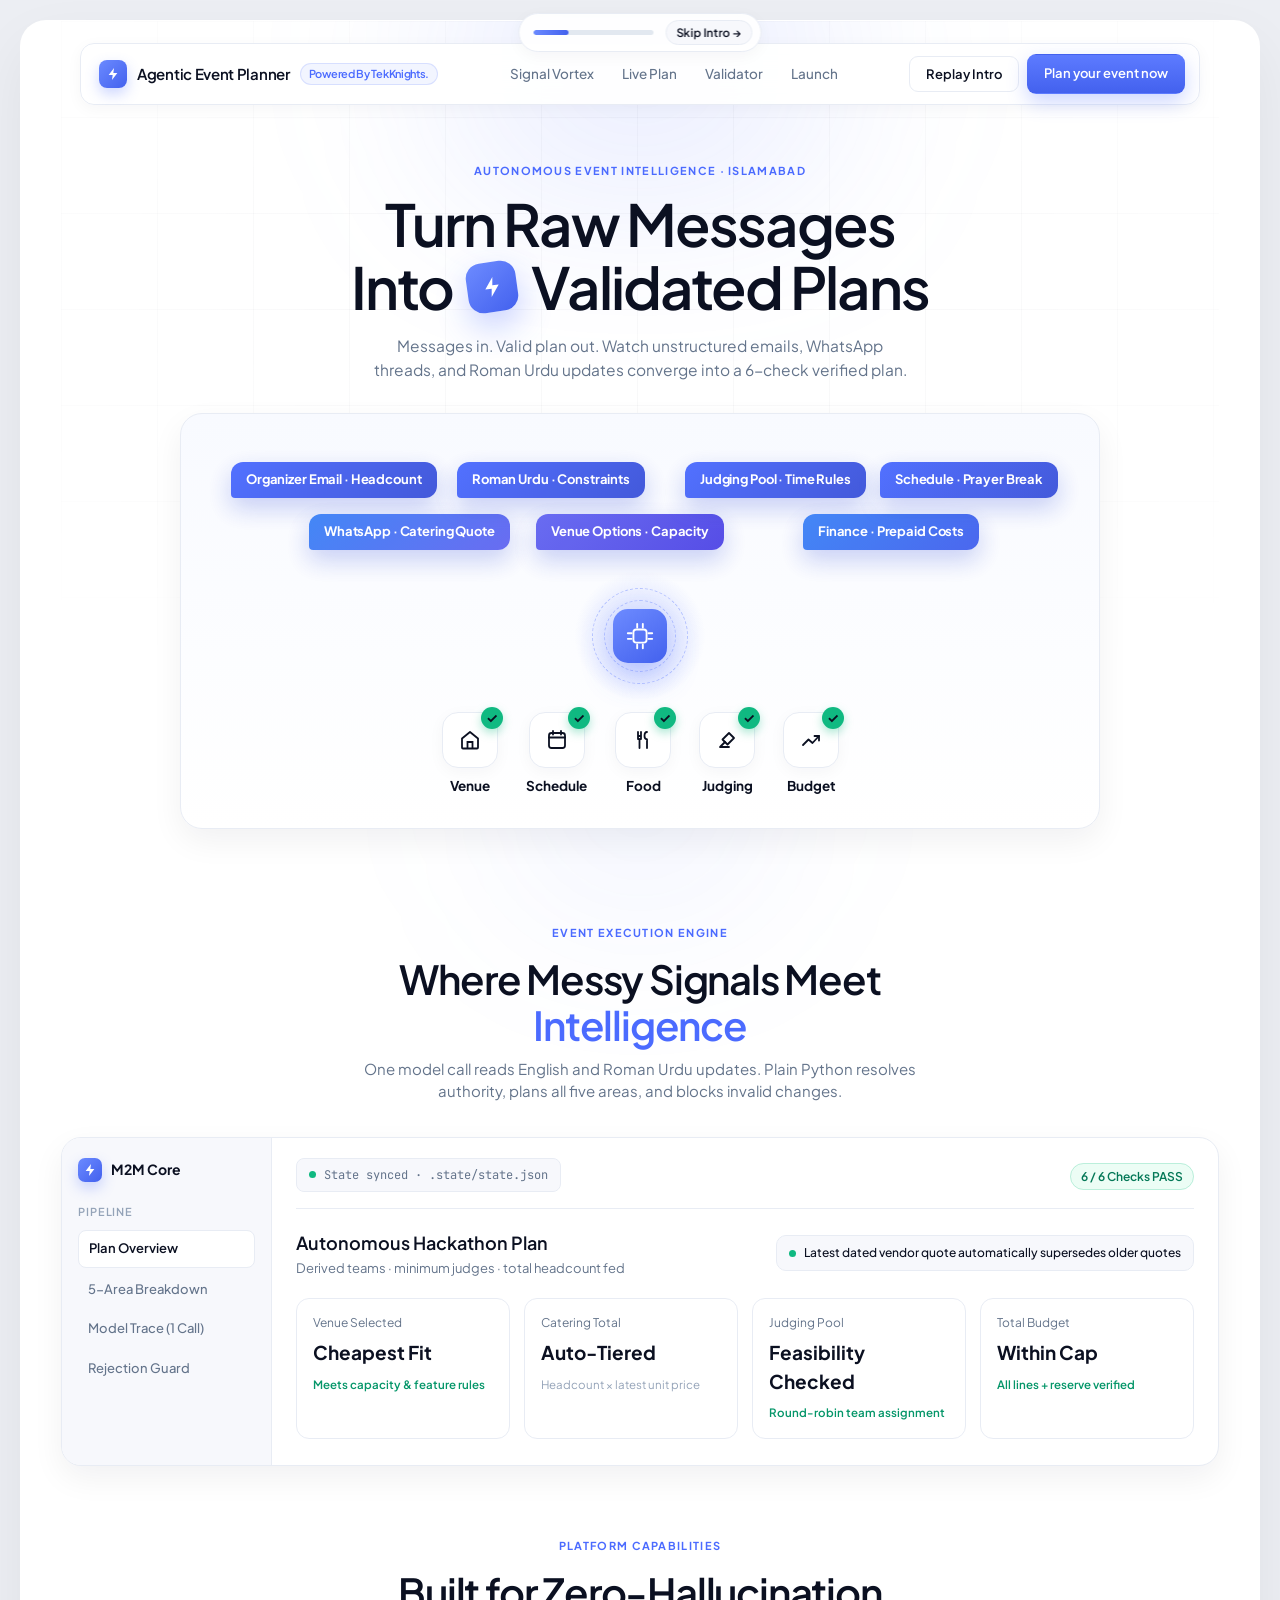
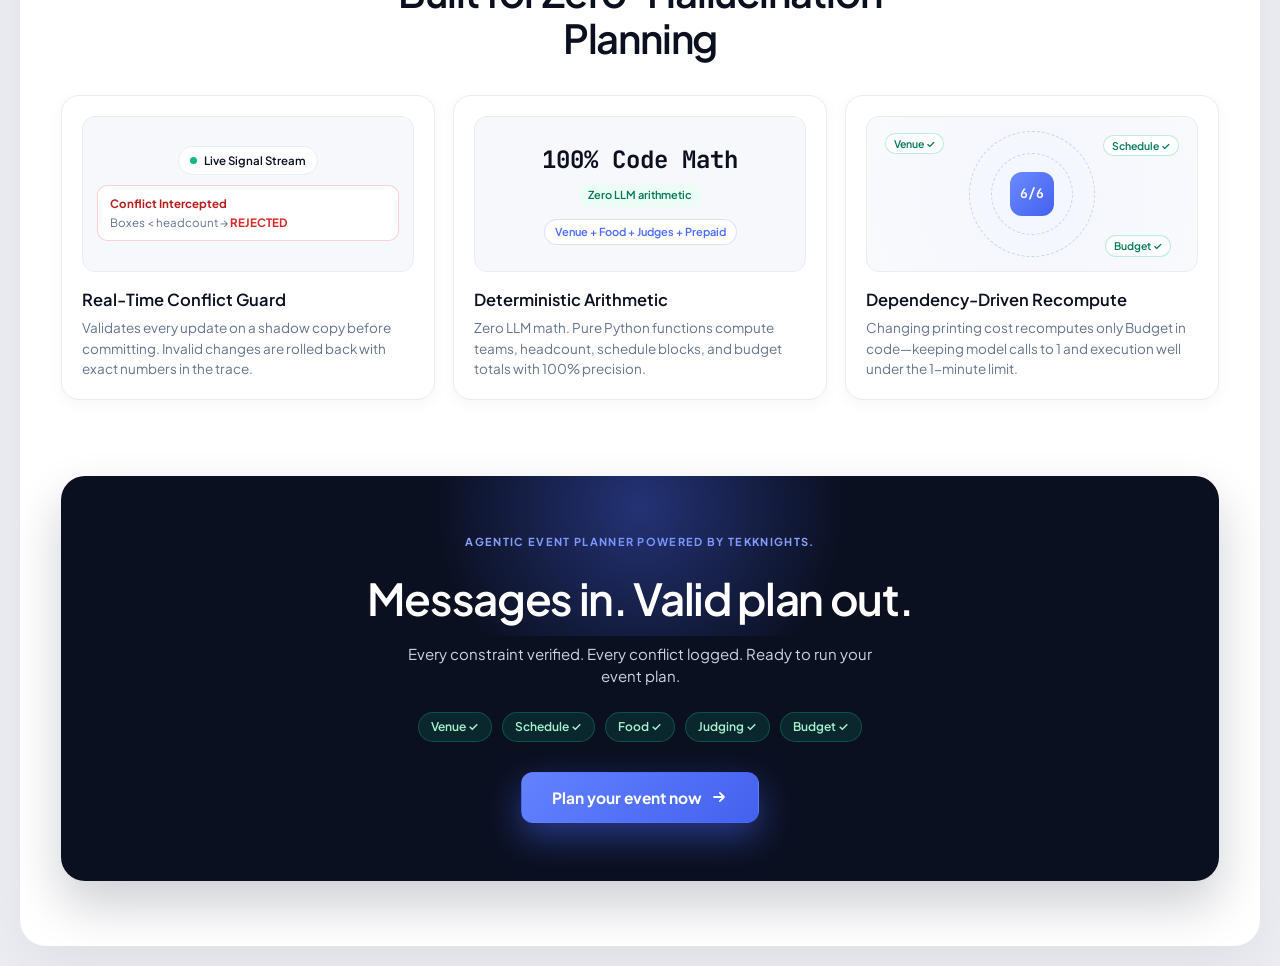
<file: web/intro/index.html>
<!DOCTYPE html>
<html lang="en">
<head>
  <meta charset="UTF-8" />
  <meta name="viewport" content="width=device-width, initial-scale=1.0" />
  <title>Agentic Event Planner Powered By TekKnights.</title>
  <link rel="preconnect" href="https://fonts.googleapis.com" />
  <link rel="preconnect" href="https://fonts.gstatic.com" crossorigin />
  <link
    href="https://fonts.googleapis.com/css2?family=Inter:wght@400;500;600;700&family=JetBrains+Mono:wght@500;600&family=Plus+Jakarta+Sans:wght@500;600;700&display=swap"
    rel="stylesheet"
  />
  <link rel="stylesheet" href="styles.css" />
</head>
<body>
  <!-- Top intro progress bar & skip control -->
  <div class="intro-hud" id="introHud">
    <div class="intro-progress-track">
      <div class="intro-progress-fill" id="introProgressFill"></div>
    </div>
    <button type="button" class="skip-btn" id="skipIntroBtn">Skip Intro →</button>
  </div>

  <div class="page-frame">
    <main class="canvas">
      <div class="ambient-glow ambient-glow--top" aria-hidden="true"></div>
      <div class="ambient-glow ambient-glow--mid" aria-hidden="true"></div>
      <div class="hero-grid-lines" aria-hidden="true"></div>

      <!-- Floating Top Navbar -->
      <header class="navbar intro-step" data-step="1">
        <a href="#hero" class="brand">
          <span class="brand-tile">
            <svg viewBox="0 0 24 24" fill="none" aria-hidden="true">
              <path
                d="M13.5 3L5.5 13.5H11.5L10.5 21L18.5 10.5H12.5L13.5 3Z"
                fill="currentColor"
              />
            </svg>
          </span>
          <span class="brand-name">Agentic Event Planner</span>
          <span class="brand-tag">Powered By TekKnights.</span>
        </a>

        <nav class="nav-links" aria-label="Primary">
          <a href="#hero">Signal Vortex</a>
          <a href="#dashboard">Live Plan</a>
          <a href="#capabilities">Validator</a>
          <a href="#cta-finale">Launch</a>
        </nav>

        <div class="nav-actions">
          <button type="button" class="btn btn--ghost" id="replayIntroBtn">
            Replay Intro
          </button>
          <a href="#cta-finale" class="btn btn--primary">Plan your event now</a>
        </div>
      </header>

      <!-- STAGE 1: HERO + VIDEO-INSPIRED MESSAGE SWIRL -> AI CORE -->
      <section class="hero" id="hero">
        <div class="hero-center">
          <p class="eyebrow intro-step" data-step="1">
            AUTONOMOUS EVENT INTELLIGENCE · ISLAMABAD
          </p>

          <h1 class="hero-title intro-step" data-step="2">
            <span class="title-line">Turn Raw Messages</span>
            <span class="title-line title-line--with-badge">
              <span>Into</span>
              <span class="hero-icon-badge" aria-hidden="true">
                <svg viewBox="0 0 28 28" fill="none">
                  <path
                    d="M15.8 3.5L6.5 15.8H13.4L12.2 24.5L21.5 12.2H14.6L15.8 3.5Z"
                    fill="white"
                  />
                </svg>
              </span>
              <span>Validated Plans</span>
            </span>
          </h1>

          <p class="hero-subtitle intro-step" data-step="3">
            Messages in. Valid plan out. Watch unstructured emails, WhatsApp
            threads, and Roman Urdu updates converge into a 6-check verified plan.
          </p>
        </div>

        <!-- Video-inspired Message Swirl -> Glowing AI Circuit Core -> 5 Green-Checked Areas -->
        <div class="vortex-stage intro-step" data-step="3" id="vortexStage">
          <!-- Floating Message Bubbles swirling inward -->
          <div class="bubble-field" aria-hidden="true">
            <div class="msg-bubble b1">Organizer Email · Headcount</div>
            <div class="msg-bubble b2">WhatsApp · Catering Quote</div>
            <div class="msg-bubble b3">Roman Urdu · Constraints</div>
            <div class="msg-bubble b4">Venue Options · Capacity</div>
            <div class="msg-bubble b5">Judging Pool · Time Rules</div>
            <div class="msg-bubble b6">Finance · Prepaid Costs</div>
            <div class="msg-bubble b7">Schedule · Prayer Break</div>
          </div>

          <!-- Glowing AI Circuit Core -->
          <div class="circuit-core" aria-hidden="true">
            <div class="core-halo"></div>
            <div class="core-ring core-ring--outer"></div>
            <div class="core-ring core-ring--inner"></div>
            <div class="core-chip">
              <svg viewBox="0 0 32 32" fill="none">
                <rect x="9" y="9" width="14" height="14" rx="3" stroke="white" stroke-width="2" />
                <path d="M13 3V7M19 3V7M13 25V29M19 25V29M3 13H7M3 19H7M25 13H29M25 19H29" stroke="white" stroke-width="2" stroke-linecap="round" />
              </svg>
            </div>
          </div>

          <!-- 5 Area Nodes with Emerald Checkmarks (from video finale) -->
          <div class="five-areas" id="fiveAreas">
            <div class="area-node" style="--i: 0">
              <div class="area-icon">
                <svg viewBox="0 0 24 24" fill="none"><path d="M4 10.5L12 4L20 10.5V19.5C20 20.1 19.6 20.5 19 20.5H5C4.4 20.5 4 20.1 4 19.5V10.5Z" stroke="currentColor" stroke-width="1.8" stroke-linejoin="round"/><path d="M9.5 20.5V14H14.5V20.5" stroke="currentColor" stroke-width="1.8"/></svg>
                <span class="check-badge">✓</span>
              </div>
              <span>Venue</span>
            </div>
            <div class="area-node" style="--i: 1">
              <div class="area-icon">
                <svg viewBox="0 0 24 24" fill="none"><rect x="4" y="5" width="16" height="15" rx="2.5" stroke="currentColor" stroke-width="1.8"/><path d="M8 3V6.5M16 3V6.5M4 9.5H20" stroke="currentColor" stroke-width="1.8" stroke-linecap="round"/></svg>
                <span class="check-badge">✓</span>
              </div>
              <span>Schedule</span>
            </div>
            <div class="area-node" style="--i: 2">
              <div class="area-icon">
                <svg viewBox="0 0 24 24" fill="none"><path d="M7 4V11M10 4V11M7 8H10M8.5 11V20M16 4C14.3 4 13.5 5.6 13.5 8C13.5 10 14.5 11.2 16 11.5V20" stroke="currentColor" stroke-width="1.8" stroke-linecap="round"/></svg>
                <span class="check-badge">✓</span>
              </div>
              <span>Food</span>
            </div>
            <div class="area-node" style="--i: 3">
              <div class="area-icon">
                <svg viewBox="0 0 24 24" fill="none"><path d="M14 5L19 10L12.5 16.5L7.5 11.5L14 5Z" stroke="currentColor" stroke-width="1.8" stroke-linejoin="round"/><path d="M5 19H14M10 14L5.5 18.5" stroke="currentColor" stroke-width="1.8" stroke-linecap="round"/></svg>
                <span class="check-badge">✓</span>
              </div>
              <span>Judging</span>
            </div>
            <div class="area-node" style="--i: 4">
              <div class="area-icon">
                <svg viewBox="0 0 24 24" fill="none"><path d="M4 17L9.5 11.5L13.5 15L20 8" stroke="currentColor" stroke-width="1.8" stroke-linecap="round" stroke-linejoin="round"/><path d="M15.5 8H20V12.5" stroke="currentColor" stroke-width="1.8" stroke-linecap="round" stroke-linejoin="round"/></svg>
                <span class="check-badge">✓</span>
              </div>
              <span>Budget</span>
            </div>
          </div>
        </div>
      </section>

      <!-- STAGE 2: LIVE PLAN DASHBOARD PREVIEW -->
      <section class="section-preview" id="dashboard">
        <div class="section-header reveal">
          <p class="eyebrow">EVENT EXECUTION ENGINE</p>
          <h2 class="section-title">
            Where Messy Signals Meet <span class="text-accent">Intelligence</span>
          </h2>
          <p class="section-subtitle">
            One model call reads English and Roman Urdu updates. Plain Python
            resolves authority, plans all five areas, and blocks invalid changes.
          </p>
        </div>

        <div class="dashboard-shell reveal">
          <aside class="dash-sidebar">
            <div class="dash-brand">
              <span class="brand-tile brand-tile--sm">
                <svg viewBox="0 0 24 24" fill="none">
                  <path d="M13.5 3L5.5 13.5H11.5L10.5 21L18.5 10.5H12.5L13.5 3Z" fill="currentColor" />
                </svg>
              </span>
              <span>M2M Core</span>
            </div>
            <span class="dash-menu-label">Pipeline</span>
            <ul class="dash-nav">
              <li class="active">Plan Overview</li>
              <li>5-Area Breakdown</li>
              <li>Model Trace (1 Call)</li>
              <li>Rejection Guard</li>
            </ul>
          </aside>

          <div class="dash-main">
            <div class="dash-topbar">
              <div class="dash-search">
                <span class="status-dot status-dot--emerald pulse-dot"></span>
                <span>State synced · .state/state.json</span>
              </div>
              <div class="dash-top-actions">
                <span class="badge-chip badge-chip--emerald">6 / 6 Checks PASS</span>
              </div>
            </div>

            <div class="dash-greeting">
              <div>
                <h3 id="introTitle">Autonomous Hackathon Plan</h3>
                <p id="introSummary">Derived teams · minimum judges · total headcount fed</p>
              </div>
              <div class="live-toast">
                <span class="status-dot status-dot--emerald"></span>
                <span id="introToast">Latest dated vendor quote automatically supersedes older quotes</span>
              </div>
            </div>

            <div class="dash-kpis">
              <div class="dash-kpi-card">
                <span class="dash-kpi-label">Venue Selected</span>
                <strong class="dash-kpi-val" id="introVenue">Cheapest Fit</strong>
                <span class="dash-kpi-delta positive" id="introVenueSub">Meets capacity &amp; feature rules</span>
              </div>
              <div class="dash-kpi-card">
                <span class="dash-kpi-label">Catering Total</span>
                <strong class="dash-kpi-val" id="introFood">Auto-Tiered</strong>
                <span class="dash-kpi-delta" id="introFoodSub">Headcount × latest unit price</span>
              </div>
              <div class="dash-kpi-card">
                <span class="dash-kpi-label">Judging Pool</span>
                <strong class="dash-kpi-val" id="introJudges">Feasibility Checked</strong>
                <span class="dash-kpi-delta positive" id="introJudgesSub">Round-robin team assignment</span>
              </div>
              <div class="dash-kpi-card">
                <span class="dash-kpi-label">Total Budget</span>
                <strong class="dash-kpi-val" id="introBudget">Within Cap</strong>
                <span class="dash-kpi-delta positive" id="introBudgetSub">All lines + reserve verified</span>
              </div>
            </div>
          </div>
        </div>
      </section>

      <!-- STAGE 3: CAPABILITIES BENTO -->
      <section class="section-capabilities" id="capabilities">
        <div class="section-header reveal">
          <p class="eyebrow">PLATFORM CAPABILITIES</p>
          <h2 class="section-title">Built for Zero-Hallucination Planning</h2>
        </div>

        <div class="bento-grid">
          <article class="bento-card reveal">
            <div class="bento-visual bento-visual--stream">
              <div class="stream-pill">
                <span class="status-dot status-dot--emerald pulse-dot"></span>
                Live Signal Stream
              </div>
              <div class="stream-toast">
                <strong>Conflict Intercepted</strong>
                <span>Boxes &lt; headcount → <em>REJECTED</em></span>
              </div>
            </div>
            <h3>Real-Time Conflict Guard</h3>
            <p>
              Validates every update on a shadow copy before committing. Invalid
              changes are rolled back with exact numbers in the trace.
            </p>
          </article>

          <article class="bento-card reveal">
            <div class="bento-visual bento-visual--model">
              <div class="model-number" id="animatedBudget">100% Code Math</div>
              <span class="delta-badge" id="introBuffer">Zero LLM arithmetic</span>
              <div class="formula-pill">Venue + Food + Judges + Prepaid</div>
            </div>
            <h3>Deterministic Arithmetic</h3>
            <p>
              Zero LLM math. Pure Python functions compute teams, headcount,
              schedule blocks, and budget totals with 100% precision.
            </p>
          </article>

          <article class="bento-card reveal">
            <div class="bento-visual bento-visual--rings">
              <div class="ring ring--outer"></div>
              <div class="ring ring--inner"></div>
              <span class="orbit-tag orbit-tag--1">Venue ✓</span>
              <span class="orbit-tag orbit-tag--2">Schedule ✓</span>
              <span class="orbit-tag orbit-tag--3">Budget ✓</span>
              <div class="center-core">6/6</div>
            </div>
            <h3>Dependency-Driven Recompute</h3>
            <p>
              Changing printing cost recomputes only Budget in code—keeping
              model calls to 1 and execution well under the 1-minute limit.
            </p>
          </article>
        </div>
      </section>

      <!-- STAGE 4: FINALE CTA WITH "Plan your event now" BUTTON -->
      <section class="cta-finale reveal" id="cta-finale">
        <div class="cta-finale__glow" aria-hidden="true"></div>
        <p class="eyebrow eyebrow--light">Agentic Event Planner Powered By TekKnights.</p>
        <h2 class="cta-finale__title">Messages in. Valid plan out.</h2>
        <p class="cta-finale__sub">
          Every constraint verified. Every conflict logged. Ready to run your
          event plan.
        </p>

        <div class="cta-finale__checks">
          <span>Venue ✓</span>
          <span>Schedule ✓</span>
          <span>Food ✓</span>
          <span>Judging ✓</span>
          <span>Budget ✓</span>
        </div>

        <button type="button" class="btn btn--finale" id="planNowBtn">
          <span>Plan your event now</span>
          <svg viewBox="0 0 20 20" fill="none" aria-hidden="true">
            <path
              d="M4.5 10H15.5M15.5 10L11 5.5M15.5 10L11 14.5"
              stroke="currentColor"
              stroke-width="2"
              stroke-linecap="round"
              stroke-linejoin="round"
            />
          </svg>
        </button>
      </section>
    </main>
  </div>

  <script src="app.js"></script>
</body>
</html>
</file>
<file: web/intro/styles.css>
:root {
  --bg-outer: #eceef3;
  --bg-canvas: #ffffff;
  --bg-soft: #f7f8fc;
  --bg-tint: #f2f5ff;
  --ink-primary: #0b1021;
  --ink-secondary: #475569;
  --ink-muted: #64748b;
  --ink-subtle: #94a3b8;
  --brand: #4b6bff;
  --brand-deep: #4361ee;
  --brand-soft: #6b8aff;
  --emerald: #10b981;
  --emerald-bg: #ecfdf5;
  --border: #e8ecf4;
  --border-strong: #dce3f0;
  --shadow-sm: 0 4px 16px rgba(15, 23, 42, 0.04);
  --shadow-md: 0 12px 32px rgba(15, 23, 42, 0.06);
  --shadow-blue: 0 14px 32px rgba(75, 107, 255, 0.3);
  --ease-out-expo: cubic-bezier(0.16, 1, 0.3, 1);
}

*,
*::before,
*::after {
  box-sizing: border-box;
}

html {
  scroll-behavior: smooth;
}

body {
  margin: 0;
  font-family: "Plus Jakarta Sans", "Inter", -apple-system, BlinkMacSystemFont, sans-serif;
  background: var(--bg-outer);
  color: var(--ink-primary);
  -webkit-font-smoothing: antialiased;
  line-height: 1.5;
}

/* Top Intro HUD (Progress + Skip) */
.intro-hud {
  position: fixed;
  top: 12px;
  left: 50%;
  transform: translateX(-50%);
  z-index: 50;
  display: flex;
  align-items: center;
  gap: 12px;
  padding: 6px 8px 6px 14px;
  background: rgba(255, 255, 255, 0.9);
  backdrop-filter: blur(10px);
  border: 1px solid var(--border);
  border-radius: 999px;
  box-shadow: var(--shadow-sm);
  transition: opacity 0.4s ease, transform 0.4s ease;
}

.intro-hud.is-done {
  opacity: 0;
  pointer-events: none;
  transform: translate(-50%, -10px);
}

.intro-progress-track {
  width: 120px;
  height: 5px;
  background: #e2e8f0;
  border-radius: 999px;
  overflow: hidden;
}

.intro-progress-fill {
  width: 0%;
  height: 100%;
  background: linear-gradient(90deg, var(--brand-soft), var(--brand-deep));
  border-radius: 999px;
  transition: width 0.12s linear;
}

.skip-btn {
  font-family: inherit;
  font-size: 11.5px;
  font-weight: 600;
  color: var(--ink-primary);
  background: var(--bg-soft);
  border: 1px solid var(--border);
  border-radius: 999px;
  padding: 4px 10px;
  cursor: pointer;
}

.skip-btn:hover {
  background: var(--bg-tint);
  color: var(--brand);
}

/* Outer presentation frame */
.page-frame {
  padding: 20px;
  min-height: 100vh;
}

.canvas {
  position: relative;
  max-width: 1240px;
  margin: 0 auto;
  background: var(--bg-canvas);
  border-radius: 26px;
  border: 1px solid rgba(255, 255, 255, 0.9);
  box-shadow: 0 24px 60px rgba(15, 23, 42, 0.06);
  overflow: hidden;
  padding: 22px 40px 64px;
}

.ambient-glow {
  position: absolute;
  pointer-events: none;
  border-radius: 999px;
  filter: blur(70px);
  z-index: 0;
}

.ambient-glow--top {
  width: 680px;
  height: 360px;
  top: -140px;
  left: 50%;
  transform: translateX(-50%);
  background: radial-gradient(
    circle,
    rgba(91, 115, 255, 0.14) 0%,
    rgba(107, 138, 255, 0.05) 55%,
    transparent 75%
  );
}

.ambient-glow--mid {
  width: 520px;
  height: 320px;
  top: 620px;
  left: 50%;
  transform: translateX(-50%);
  background: radial-gradient(circle, rgba(75, 107, 255, 0.08) 0%, transparent 70%);
}

.hero-grid-lines {
  position: absolute;
  inset: 0 40px auto;
  height: 700px;
  background-image:
    linear-gradient(to right, rgba(15, 23, 42, 0.028) 1px, transparent 1px),
    linear-gradient(to bottom, rgba(15, 23, 42, 0.028) 1px, transparent 1px);
  background-size: 96px 96px;
  mask-image: radial-gradient(ellipse 75% 70% at 50% 35%, black 35%, transparent 100%);
  pointer-events: none;
  z-index: 0;
}

/* Navbar */
.navbar {
  position: relative;
  z-index: 10;
  max-width: 1120px;
  margin: 0 auto;
  padding: 10px 14px 10px 18px;
  background: rgba(255, 255, 255, 0.92);
  backdrop-filter: blur(12px);
  border: 1px solid var(--border);
  border-radius: 14px;
  box-shadow: var(--shadow-sm);
  display: flex;
  align-items: center;
  justify-content: space-between;
  gap: 16px;
}

.brand {
  display: inline-flex;
  align-items: center;
  gap: 10px;
  text-decoration: none;
  color: var(--ink-primary);
  font-weight: 600;
  font-size: 15px;
  letter-spacing: -0.02em;
}

.brand-tile {
  width: 28px;
  height: 28px;
  border-radius: 8px;
  background: linear-gradient(135deg, var(--brand-soft), var(--brand-deep));
  color: #ffffff;
  display: grid;
  place-items: center;
  box-shadow: 0 6px 14px rgba(75, 107, 255, 0.28);
}

.brand-tile svg {
  width: 16px;
  height: 16px;
}

.brand-tile--sm {
  width: 24px;
  height: 24px;
  border-radius: 7px;
}

.brand-tag {
  font-size: 11px;
  font-weight: 600;
  color: var(--brand);
  background: var(--bg-tint);
  padding: 2px 8px;
  border-radius: 999px;
  border: 1px solid rgba(75, 107, 255, 0.16);
}

.nav-links {
  display: flex;
  align-items: center;
  gap: 28px;
}

.nav-links a {
  text-decoration: none;
  color: var(--ink-muted);
  font-size: 13.5px;
  font-weight: 500;
}

.nav-links a:hover {
  color: var(--ink-primary);
}

.nav-actions {
  display: flex;
  align-items: center;
  gap: 8px;
}

/* Buttons */
.btn {
  display: inline-flex;
  align-items: center;
  justify-content: center;
  gap: 8px;
  font-family: inherit;
  font-size: 13px;
  font-weight: 600;
  padding: 9px 16px;
  border-radius: 9px;
  border: 1px solid transparent;
  cursor: pointer;
  text-decoration: none;
  transition: transform 0.2s var(--ease-out-expo), box-shadow 0.2s ease, background 0.2s ease;
}

.btn--primary {
  background: linear-gradient(180deg, #5d7bff 0%, #4361ee 100%);
  color: #ffffff;
  box-shadow: 0 8px 20px rgba(75, 107, 255, 0.28);
}

.btn--primary:hover {
  transform: translateY(-1px);
  box-shadow: 0 12px 26px rgba(75, 107, 255, 0.36);
}

.btn--ghost {
  background: #ffffff;
  color: var(--ink-primary);
  border-color: var(--border);
}

.btn--ghost:hover {
  background: var(--bg-soft);
}

/* Hero */
.hero {
  position: relative;
  z-index: 2;
  padding: 58px 0 24px;
}

.hero-center {
  text-align: center;
  max-width: 720px;
  margin: 0 auto 32px;
}

.eyebrow {
  margin: 0 0 14px;
  font-size: 11px;
  font-weight: 700;
  letter-spacing: 0.12em;
  text-transform: uppercase;
  color: var(--brand);
}

.eyebrow--light {
  color: #8ea6ff;
}

.hero-title {
  margin: 0 0 16px;
  font-size: clamp(36px, 5vw, 58px);
  font-weight: 600;
  line-height: 1.08;
  letter-spacing: -0.035em;
}

.title-line {
  display: block;
}

.title-line--with-badge {
  display: inline-flex;
  align-items: center;
  justify-content: center;
  flex-wrap: wrap;
  gap: 14px;
}

.hero-icon-badge {
  width: 50px;
  height: 50px;
  border-radius: 15px;
  background: linear-gradient(145deg, #6d8bff 0%, #4361ee 100%);
  display: inline-grid;
  place-items: center;
  transform: rotate(-8deg);
  box-shadow: var(--shadow-blue);
}

.hero-icon-badge svg {
  width: 26px;
  height: 26px;
}

.hero-subtitle {
  margin: 0 auto;
  max-width: 540px;
  font-size: 15.5px;
  color: var(--ink-muted);
}

/* Video-Inspired Vortex Stage */
.vortex-stage {
  position: relative;
  max-width: 920px;
  margin: 0 auto;
  padding: 36px 24px 32px;
  background: linear-gradient(180deg, #f8faff 0%, #ffffff 100%);
  border: 1px solid var(--border);
  border-radius: 22px;
  box-shadow: var(--shadow-md);
  overflow: hidden;
  display: flex;
  flex-direction: column;
  align-items: center;
  gap: 28px;
}

.bubble-field {
  position: relative;
  width: 100%;
  height: 110px;
}

.msg-bubble {
  position: absolute;
  font-size: 13px;
  font-weight: 700;
  letter-spacing: -0.01em;
  color: #ffffff;
  background: linear-gradient(135deg, #4b6bff 0%, #3b52d9 100%);
  padding: 8px 15px;
  border-radius: 12px 12px 12px 4px;
  box-shadow: 0 10px 24px rgba(59, 82, 217, 0.28);
  white-space: nowrap;
  opacity: 0;
}

.vortex-stage.is-animating .msg-bubble {
  animation: scatterToGrid 1.1s cubic-bezier(0.22, 1, 0.36, 1) forwards;
}

.b1 { left: 3%;  top: 12px; --sx: -150px; --sy: -65px; --sr: -14deg; animation-delay: 0.02s; }
.b2 { left: 12%; top: 64px; --sx: -120px; --sy: 85px;  --sr: 10deg;  animation-delay: 0.07s; background: linear-gradient(135deg, #3b82f6, #6366f1); }
.b3 { left: 29%; top: 12px; --sx: -45px;  --sy: -85px; --sr: 8deg;   animation-delay: 0.11s; }
.b4 { left: 38%; top: 64px; --sx: 40px;   --sy: 95px;  --sr: -9deg;  animation-delay: 0.15s; background: linear-gradient(135deg, #6366f1, #4f46e5); }
.b5 { right: 24%; top: 12px; --sx: 95px;  --sy: -75px; --sr: -11deg; animation-delay: 0.1s; }
.b6 { right: 11%; top: 64px; --sx: 145px; --sy: 80px;  --sr: 12deg;  animation-delay: 0.17s; background: linear-gradient(135deg, #3b82f6, #4361ee); }
.b7 { right: 2%;  top: 12px; --sx: 165px; --sy: -50px; --sr: 15deg;  animation-delay: 0.21s; }

@keyframes scatterToGrid {
  0% {
    opacity: 0;
    transform: translate3d(var(--sx, 0px), var(--sy, 0px), 0) rotate(var(--sr, 0deg)) scale(0.72);
  }
  45% {
    opacity: 1;
    transform: translate3d(calc(var(--sx, 0px) * 0.18), calc(var(--sy, 0px) * 0.18), 0) rotate(calc(var(--sr, 0deg) * 0.25)) scale(1.04);
  }
  100% {
    opacity: 0.96;
    transform: translate3d(0, 0, 0) rotate(0deg) scale(1);
  }
}

/* Glowing AI Circuit Core */
.circuit-core {
  position: relative;
  width: 96px;
  height: 96px;
  display: grid;
  place-items: center;
}

.core-halo {
  position: absolute;
  inset: -18px;
  border-radius: 999px;
  background: radial-gradient(circle, rgba(75, 107, 255, 0.28) 0%, transparent 70%);
  animation: corePulse 2.4s ease-in-out infinite;
}

@keyframes corePulse {
  0%, 100% { transform: scale(0.95); opacity: 0.7; }
  50% { transform: scale(1.12); opacity: 1; }
}

.core-ring {
  position: absolute;
  border-radius: 999px;
  border: 1.5px dashed rgba(75, 107, 255, 0.35);
}

.core-ring--outer {
  inset: 0;
  animation: spinSlow 18s linear infinite;
}

.core-ring--inner {
  inset: 12px;
  animation: spinSlow 12s linear infinite reverse;
}

.core-chip {
  position: relative;
  z-index: 2;
  width: 54px;
  height: 54px;
  border-radius: 15px;
  background: linear-gradient(145deg, #6d8bff 0%, #4361ee 100%);
  display: grid;
  place-items: center;
  box-shadow: var(--shadow-blue);
}

.core-chip svg {
  width: 30px;
  height: 30px;
}

/* 5 Area Nodes with Emerald Checkmarks */
.five-areas {
  display: flex;
  align-items: center;
  justify-content: center;
  gap: 28px;
  flex-wrap: wrap;
}

.area-node {
  display: flex;
  flex-direction: column;
  align-items: center;
  gap: 8px;
  opacity: 0;
  transform: translateY(14px) scale(0.92);
}

.vortex-stage.is-animating .area-node {
  animation: popArea 0.42s cubic-bezier(0.22, 1, 0.36, 1) forwards;
  animation-delay: calc(0.65s + var(--i) * 0.09s);
}

@keyframes popArea {
  to {
    opacity: 1;
    transform: translateY(0) scale(1);
  }
}

.area-icon {
  position: relative;
  width: 56px;
  height: 56px;
  border-radius: 16px;
  background: #ffffff;
  border: 1px solid var(--border);
  box-shadow: var(--shadow-sm);
  color: var(--ink-primary);
  display: grid;
  place-items: center;
}

.area-icon svg {
  width: 24px;
  height: 24px;
}

.check-badge {
  position: absolute;
  top: -6px;
  right: -6px;
  width: 22px;
  height: 22px;
  border-radius: 999px;
  background: var(--emerald);
  color: #ffffff;
  font-size: 12px;
  font-weight: 700;
  display: grid;
  place-items: center;
  box-shadow: 0 4px 10px rgba(16, 185, 129, 0.35);
}

.area-node span:last-child {
  font-size: 13.5px;
  font-weight: 700;
  color: var(--ink-primary);
}

/* Section 2 & 3 */
.section-preview,
.section-capabilities {
  position: relative;
  z-index: 2;
  padding-top: 72px;
}

.section-header {
  text-align: center;
  max-width: 580px;
  margin: 0 auto 34px;
}

.section-title {
  margin: 0 0 10px;
  font-size: clamp(28px, 3.6vw, 40px);
  font-weight: 600;
  line-height: 1.15;
  letter-spacing: -0.03em;
}

.text-accent {
  color: var(--brand);
}

.section-subtitle {
  margin: 0;
  font-size: 15px;
  color: var(--ink-muted);
}

.dashboard-shell {
  display: grid;
  grid-template-columns: 210px 1fr;
  background: var(--bg-canvas);
  border: 1px solid var(--border);
  border-radius: 20px;
  box-shadow: var(--shadow-md);
  overflow: hidden;
}

.dash-sidebar {
  background: var(--bg-soft);
  border-right: 1px solid var(--border);
  padding: 20px 16px;
}

.dash-brand {
  display: flex;
  align-items: center;
  gap: 9px;
  font-weight: 700;
  font-size: 14px;
  margin-bottom: 22px;
}

.dash-menu-label {
  display: block;
  font-size: 11px;
  font-weight: 600;
  text-transform: uppercase;
  letter-spacing: 0.08em;
  color: var(--ink-subtle);
  margin-bottom: 10px;
}

.dash-nav {
  list-style: none;
  margin: 0;
  padding: 0;
  display: flex;
  flex-direction: column;
  gap: 4px;
}

.dash-nav li {
  font-size: 13px;
  font-weight: 500;
  color: var(--ink-muted);
  padding: 8px 10px;
  border-radius: 8px;
}

.dash-nav li.active {
  background: #ffffff;
  color: var(--ink-primary);
  font-weight: 600;
  border: 1px solid var(--border);
}

.dash-main {
  padding: 20px 24px 26px;
}

.dash-topbar {
  display: flex;
  align-items: center;
  justify-content: space-between;
  gap: 12px;
  padding-bottom: 16px;
  border-bottom: 1px solid var(--border);
  flex-wrap: wrap;
}

.dash-search {
  display: inline-flex;
  align-items: center;
  gap: 8px;
  font-family: "JetBrains Mono", monospace;
  font-size: 12px;
  color: var(--ink-muted);
  background: var(--bg-soft);
  padding: 7px 12px;
  border-radius: 8px;
  border: 1px solid var(--border);
}

.badge-chip--emerald {
  font-size: 12px;
  font-weight: 600;
  padding: 5px 10px;
  border-radius: 999px;
  background: var(--emerald-bg);
  color: #047857;
  border: 1px solid rgba(16, 185, 129, 0.22);
}

.dash-greeting {
  display: flex;
  align-items: center;
  justify-content: space-between;
  gap: 16px;
  margin: 20px 0;
  flex-wrap: wrap;
}

.dash-greeting h3 {
  margin: 0 0 3px;
  font-size: 18px;
  font-weight: 600;
}

.dash-greeting p {
  margin: 0;
  font-size: 13px;
  color: var(--ink-muted);
}

.live-toast {
  display: inline-flex;
  align-items: center;
  gap: 8px;
  font-size: 12px;
  font-weight: 500;
  padding: 8px 12px;
  border-radius: 10px;
  background: var(--bg-soft);
  border: 1px solid var(--border);
}

.dash-kpis {
  display: grid;
  grid-template-columns: repeat(4, 1fr);
  gap: 14px;
}

.dash-kpi-card {
  padding: 15px 16px;
  border-radius: 13px;
  border: 1px solid var(--border);
  background: #ffffff;
}

.dash-kpi-label {
  display: block;
  font-size: 12px;
  color: var(--ink-muted);
  margin-bottom: 6px;
}

.dash-kpi-val {
  display: block;
  font-size: 19px;
  font-weight: 700;
  margin-bottom: 4px;
}

.dash-kpi-delta {
  font-size: 11.5px;
  color: var(--ink-subtle);
}

.dash-kpi-delta.positive {
  color: #059669;
  font-weight: 600;
}

/* Bento Grid */
.bento-grid {
  display: grid;
  grid-template-columns: repeat(3, 1fr);
  gap: 18px;
}

.bento-card {
  background: #ffffff;
  border: 1px solid var(--border);
  border-radius: 18px;
  padding: 20px;
  box-shadow: var(--shadow-sm);
}

.bento-card h3 {
  margin: 16px 0 6px;
  font-size: 16.5px;
  font-weight: 600;
}

.bento-card p {
  margin: 0;
  font-size: 13.5px;
  color: var(--ink-muted);
}

.bento-visual {
  height: 156px;
  border-radius: 13px;
  background: var(--bg-soft);
  border: 1px solid var(--border);
  position: relative;
  overflow: hidden;
  display: flex;
  flex-direction: column;
  align-items: center;
  justify-content: center;
  padding: 14px;
}

.stream-pill {
  display: inline-flex;
  align-items: center;
  gap: 7px;
  font-size: 11.5px;
  font-weight: 600;
  padding: 5px 11px;
  background: #ffffff;
  border: 1px solid var(--border);
  border-radius: 999px;
  margin-bottom: 10px;
}

.stream-toast {
  width: 100%;
  background: #ffffff;
  border: 1px solid rgba(239, 68, 68, 0.24);
  border-radius: 10px;
  padding: 9px 12px;
  font-size: 11.5px;
}

.stream-toast strong {
  display: block;
  color: #b91c1c;
  margin-bottom: 2px;
}

.stream-toast span {
  color: var(--ink-muted);
}

.stream-toast em {
  font-style: normal;
  font-weight: 700;
  color: #dc2626;
}

.model-number {
  font-family: "JetBrains Mono", monospace;
  font-size: 24px;
  font-weight: 700;
}

.delta-badge {
  margin-top: 6px;
  font-size: 11px;
  font-weight: 600;
  color: #047857;
  background: var(--emerald-bg);
  padding: 3px 9px;
  border-radius: 999px;
}

.formula-pill {
  margin-top: 12px;
  font-size: 11px;
  font-weight: 600;
  color: var(--brand);
  background: #ffffff;
  border: 1px solid rgba(75, 107, 255, 0.2);
  padding: 4px 10px;
  border-radius: 999px;
}

.bento-visual--rings {
  background: radial-gradient(circle at center, #f4f6ff 0%, #f8fafc 100%);
}

.ring {
  position: absolute;
  border-radius: 999px;
  border: 1px dashed rgba(75, 107, 255, 0.28);
}

.ring--outer {
  width: 126px;
  height: 126px;
  animation: spinSlow 24s linear infinite;
}

.ring--inner {
  width: 82px;
  height: 82px;
  animation: spinSlow 16s linear infinite reverse;
}

@keyframes spinSlow {
  from { transform: rotate(0deg); }
  to { transform: rotate(360deg); }
}

.center-core {
  width: 44px;
  height: 44px;
  border-radius: 12px;
  background: linear-gradient(135deg, var(--brand-soft), var(--brand-deep));
  color: #ffffff;
  font-family: "JetBrains Mono", monospace;
  font-size: 13px;
  font-weight: 700;
  display: grid;
  place-items: center;
  z-index: 2;
}

.orbit-tag {
  position: absolute;
  font-size: 10.5px;
  font-weight: 600;
  color: #047857;
  background: #ffffff;
  border: 1px solid rgba(16, 185, 129, 0.28);
  padding: 2px 8px;
  border-radius: 999px;
  z-index: 3;
}

.orbit-tag--1 { top: 16px; left: 18px; }
.orbit-tag--2 { top: 18px; right: 18px; }
.orbit-tag--3 { bottom: 14px; right: 26px; }

/* Stage 4: Finale CTA Banner */
.cta-finale {
  position: relative;
  margin-top: 76px;
  padding: 58px 32px;
  border-radius: 24px;
  background: #0b1021;
  color: #ffffff;
  text-align: center;
  overflow: hidden;
  box-shadow: 0 24px 50px rgba(11, 16, 33, 0.2);
}

.cta-finale__glow {
  position: absolute;
  width: 520px;
  height: 260px;
  top: -100px;
  left: 50%;
  transform: translateX(-50%);
  background: radial-gradient(circle, rgba(75, 107, 255, 0.38) 0%, transparent 70%);
  pointer-events: none;
}

.cta-finale__title {
  position: relative;
  margin: 0 0 12px;
  font-size: clamp(30px, 4vw, 44px);
  font-weight: 600;
  letter-spacing: -0.03em;
}

.cta-finale__sub {
  position: relative;
  margin: 0 auto 24px;
  max-width: 480px;
  font-size: 15px;
  color: #cbd5e1;
}

.cta-finale__checks {
  position: relative;
  display: flex;
  align-items: center;
  justify-content: center;
  gap: 10px;
  flex-wrap: wrap;
  margin-bottom: 30px;
}

.cta-finale__checks span {
  font-size: 12px;
  font-weight: 600;
  color: #a7f3d0;
  background: rgba(16, 185, 129, 0.14);
  border: 1px solid rgba(16, 185, 129, 0.3);
  padding: 5px 12px;
  border-radius: 999px;
}

.btn--finale {
  position: relative;
  padding: 15px 30px;
  font-size: 15.5px;
  font-weight: 700;
  border-radius: 12px;
  color: #ffffff;
  background: linear-gradient(135deg, #6382ff 0%, #4361ee 100%);
  box-shadow: 0 14px 34px rgba(75, 107, 255, 0.45);
}

.btn--finale:hover {
  transform: translateY(-2px) scale(1.02);
  box-shadow: 0 18px 40px rgba(75, 107, 255, 0.6);
}

.btn--finale svg {
  width: 18px;
  height: 18px;
}

/* Status Dots & Reveals */
.status-dot {
  width: 7px;
  height: 7px;
  border-radius: 999px;
  display: inline-block;
}

.status-dot--emerald {
  background: var(--emerald);
}

.pulse-dot {
  animation: pulseRing 2s infinite;
}

@keyframes pulseRing {
  0% { box-shadow: 0 0 0 0 rgba(16, 185, 129, 0.45); }
  70% { box-shadow: 0 0 0 7px rgba(16, 185, 129, 0); }
  100% { box-shadow: 0 0 0 0 rgba(16, 185, 129, 0); }
}

.intro-step,
.reveal {
  opacity: 0;
  transform: translateY(24px) scale(0.96);
  transition: opacity 0.45s cubic-bezier(0.22, 1, 0.36, 1), transform 0.5s cubic-bezier(0.22, 1, 0.36, 1);
}

.intro-step.is-visible,
.reveal.is-visible {
  opacity: 1;
  transform: translateY(0) scale(1);
}

/* Kinetic Fly-In Cards */
.dash-kpi-card {
  opacity: 0;
  transform: translate3d(0, 34px, 0) scale(0.92);
  transition: opacity 0.42s cubic-bezier(0.22, 1, 0.36, 1), transform 0.48s cubic-bezier(0.22, 1, 0.36, 1);
}

.dash-kpi-card:nth-child(1) { transform: translate3d(-44px, 28px, 0) rotate(-2.5deg) scale(0.92); }
.dash-kpi-card:nth-child(2) { transform: translate3d(-18px, 42px, 0) scale(0.92); }
.dash-kpi-card:nth-child(3) { transform: translate3d(18px, 42px, 0) scale(0.92); }
.dash-kpi-card:nth-child(4) { transform: translate3d(44px, 28px, 0) rotate(2.5deg) scale(0.92); }

.dashboard-shell.is-visible .dash-kpi-card {
  opacity: 1;
  transform: translate3d(0, 0, 0) rotate(0deg) scale(1);
}

.dashboard-shell.is-visible .dash-kpi-card:nth-child(1) { transition-delay: 0.06s; }
.dashboard-shell.is-visible .dash-kpi-card:nth-child(2) { transition-delay: 0.13s; }
.dashboard-shell.is-visible .dash-kpi-card:nth-child(3) { transition-delay: 0.2s; }
.dashboard-shell.is-visible .dash-kpi-card:nth-child(4) { transition-delay: 0.27s; }

.bento-card.reveal:nth-child(1) {
  transform: translate3d(-150px, 0, 0) rotate(-3deg) scale(0.94);
}
.bento-card.reveal:nth-child(2) {
  transform: translate3d(0, 72px, 0) scale(0.92);
}
.bento-card.reveal:nth-child(3) {
  transform: translate3d(150px, 0, 0) rotate(3deg) scale(0.94);
}

.bento-card.reveal.is-visible:nth-child(1) { transition-delay: 0.04s; }
.bento-card.reveal.is-visible:nth-child(2) { transition-delay: 0.12s; }
.bento-card.reveal.is-visible:nth-child(3) { transition-delay: 0.2s; }

.bento-card.reveal.is-visible {
  opacity: 1;
  transform: translate3d(0, 0, 0) rotate(0deg) scale(1);
}

.cta-finale {
  transform: translate3d(0, 44px, 0) scale(0.93);
}

.cta-finale.is-visible {
  transform: translate3d(0, 0, 0) scale(1);
}

@media (max-width: 960px) {
  .dash-kpis { grid-template-columns: repeat(2, 1fr); }
  .bento-grid { grid-template-columns: 1fr; }
}

@media (max-width: 768px) {
  .canvas { padding: 16px 18px 48px; }
  .nav-links { display: none; }
  .dashboard-shell { grid-template-columns: 1fr; }
  .dash-sidebar { border-right: none; border-bottom: 1px solid var(--border); }
  .dash-kpis { grid-template-columns: 1fr; }
}
</file>
